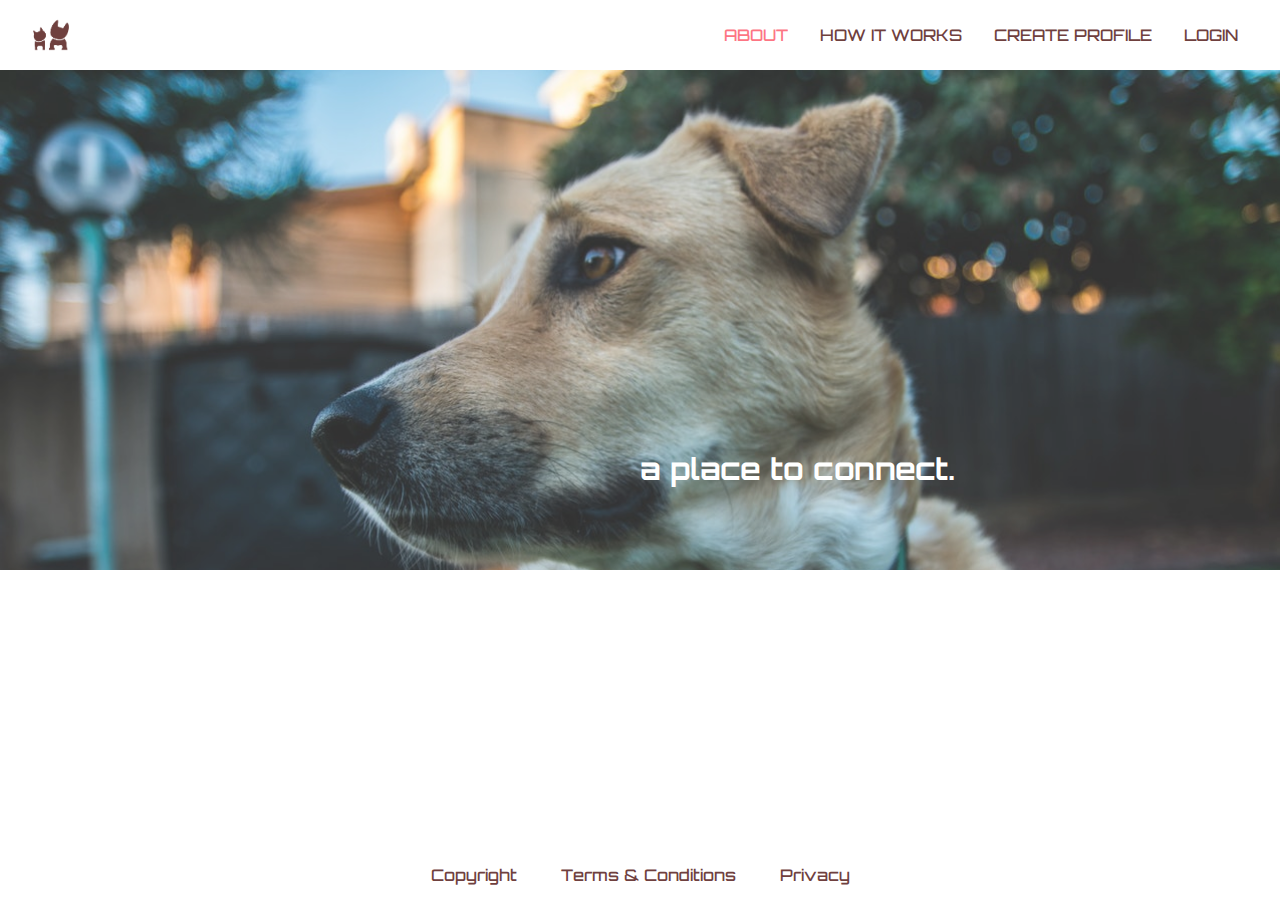
<file: DDT/about.html>
<!DOCTYPE html>
<html class = "about-html"lang="en">
<head>
    <meta name="viewport" content="width=device-width, initial-scale=1">
    <title>DOGS DATE TOO!</title>
    <meta charset="UTF-8">
    <link rel="stylesheet" href="stylesheet.css">
    <link rel="stylesheet" href="https://cdnjs.cloudflare.com/ajax/libs/font-awesome/4.7.0/css/font-awesome.min.css">
    <script src="script.js"></script>
</head>
<body onLoad="cookiesAlert()">
  <!-- Nav menu -->
  <!--logo generated and made in adobe.com-->
  
  <header class = "about-header">
    <img class="logo" src="images/logo.png" alt="logo">
    <nav>
      <input id="menu-toggle" type="checkbox" />
      <label class='menu-button-container' for="menu-toggle">
      <div class='menu-button'></div>
      </label>
      <ul class ="nav__links">
          <li><a class = "active" href = "about.html">ABOUT</a></li>
          <li><a href = "howitworks.html">HOW IT WORKS</a></li>
          <li><a href = "createprofile.html" id = "cta">CREATE PROFILE</a></li>
          <li><a class="cta" href="login.html">LOGIN</a></li>
      </ul>
    </nav>
  </header>
  <!--Main body-->
  <div id="landing">
    <div class="slide">
      <img src = "images/slide1.jpg">
      <div class = "para">
        <p style = "color: white">a place to connect.</p>
      </div>
    </div>
  </div>
</body>
<div id="cookieNotice" class="light display-right" style="display: none;">
  <div id="closeIcon" style="display: none;"></div>
  <div class="title-wrap">
      <h4>Cookie Consent</h4>
  </div>
</div>
  <!--Footer-->
  <footer>
    <ul class = "footer-links">
      <li><a href = "coming.html">Copyright</a></li>
      <li><a href = "coming.html">Terms & Conditions</a></li>
      <li><a href = "coming.html">Privacy</a></li>
    </ul>
  </footer>
</html>
</file>
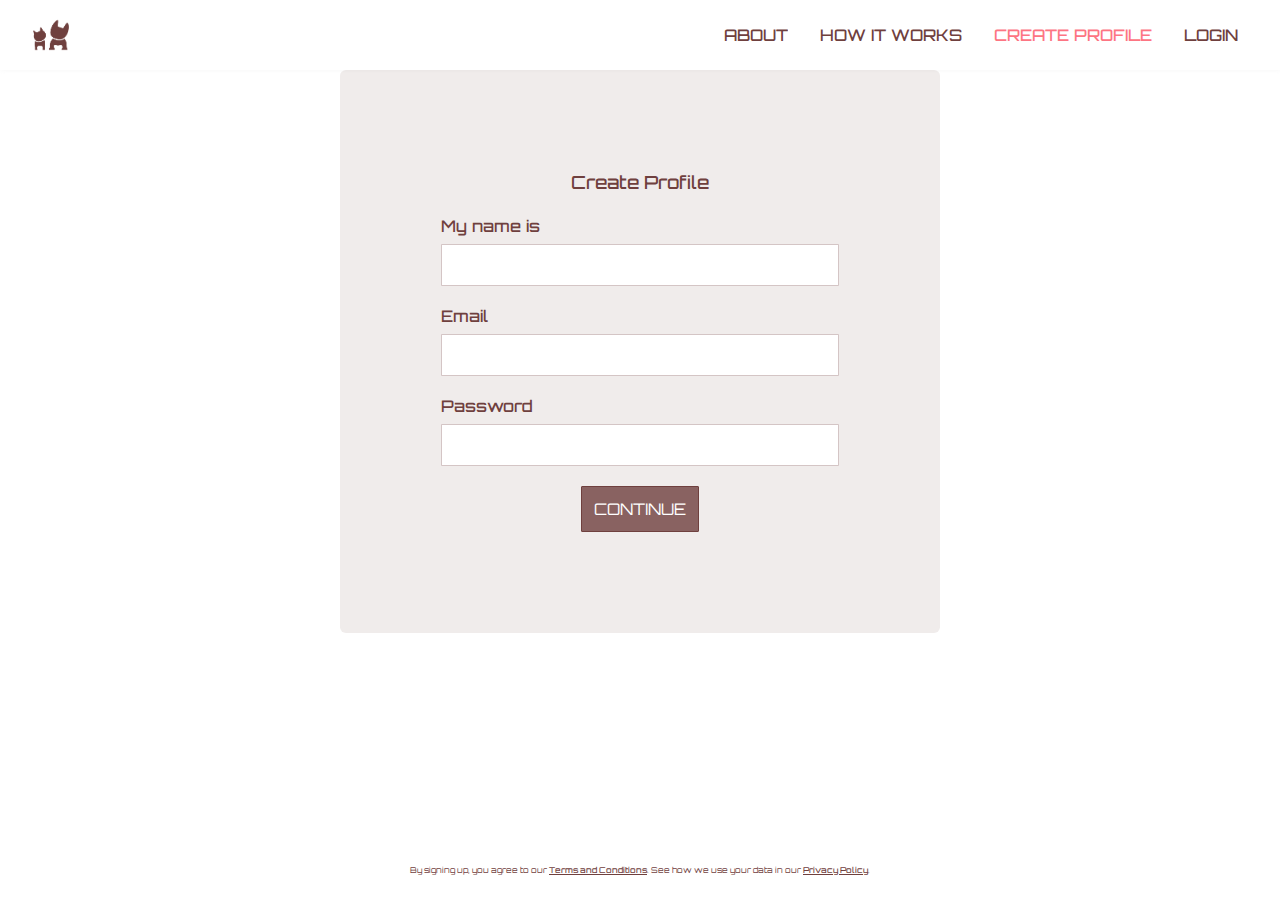
<file: DDT/createprofile.html>
<!DOCTYPE html>
<html class = "createprofile-html" lang="en">
<head>
    <meta name="viewport" content="width=device-width, initial-scale=1">
    <title>DOGS DATE TOO!</title>
    <meta charset="UTF-8">
    <link rel="stylesheet" href="stylesheet.css">
    <link rel="stylesheet" href="https://cdnjs.cloudflare.com/ajax/libs/font-awesome/4.7.0/css/font-awesome.min.css">
    <script src="script.js"></script>
</head>
<body>
  <!-- Nav menu -->
  <header class = "about-header">
    <img class="logo" src="images/logo.png" alt="logo">
    <nav>
      <input id="menu-toggle" type="checkbox" />
      <label class='menu-button-container' for="menu-toggle">
      <div class='menu-button'></div>
      </label>
      <ul class ="nav__links">
          <li><a href = "about.html">ABOUT</a></li>
          <li><a href = "howitworks.html">HOW IT WORKS</a></li>
          <li><a class = "active" href = "createprofile.html" id = "cta">CREATE PROFILE</a></li>
          <li><a class="cta" href="login.html">LOGIN</a></li>
      </ul>
    </nav>
  </header>
  <main>
  <div class="form-container">
      <div class="form-header">
          Create Profile
      </div>
      <form id = "create" action="action.php">
          <div class="form-label" >
              My name is
          </div>
          <input type="text" name = "fname" class="form-control">
          <div class="form-label">
              Email
          </div>
          <input type="text" name = "email" class="form-control">
          <div class="form-label">
              Password
          </div>
          <input type="password" name = "password" class="form-control">
          <button onclick="myFunction()" value = "CONTINUE" class="form-button">CONTINUE</button>
      </form>
  </div>

</body>
</html>
    </main>
    <footer class = "createprofile-footer">
      <p>By signing up, you agree to our <a href =coming.html style = "font-size: 8px; text-decoration: underline;">Terms and Conditions</a>. See how we use your data in our <a href = "coming.html" style = "font-size: 8px; text-decoration: underline;">Privacy Policy</a>.</p>
    </footer>
</body>
</html>
</file>
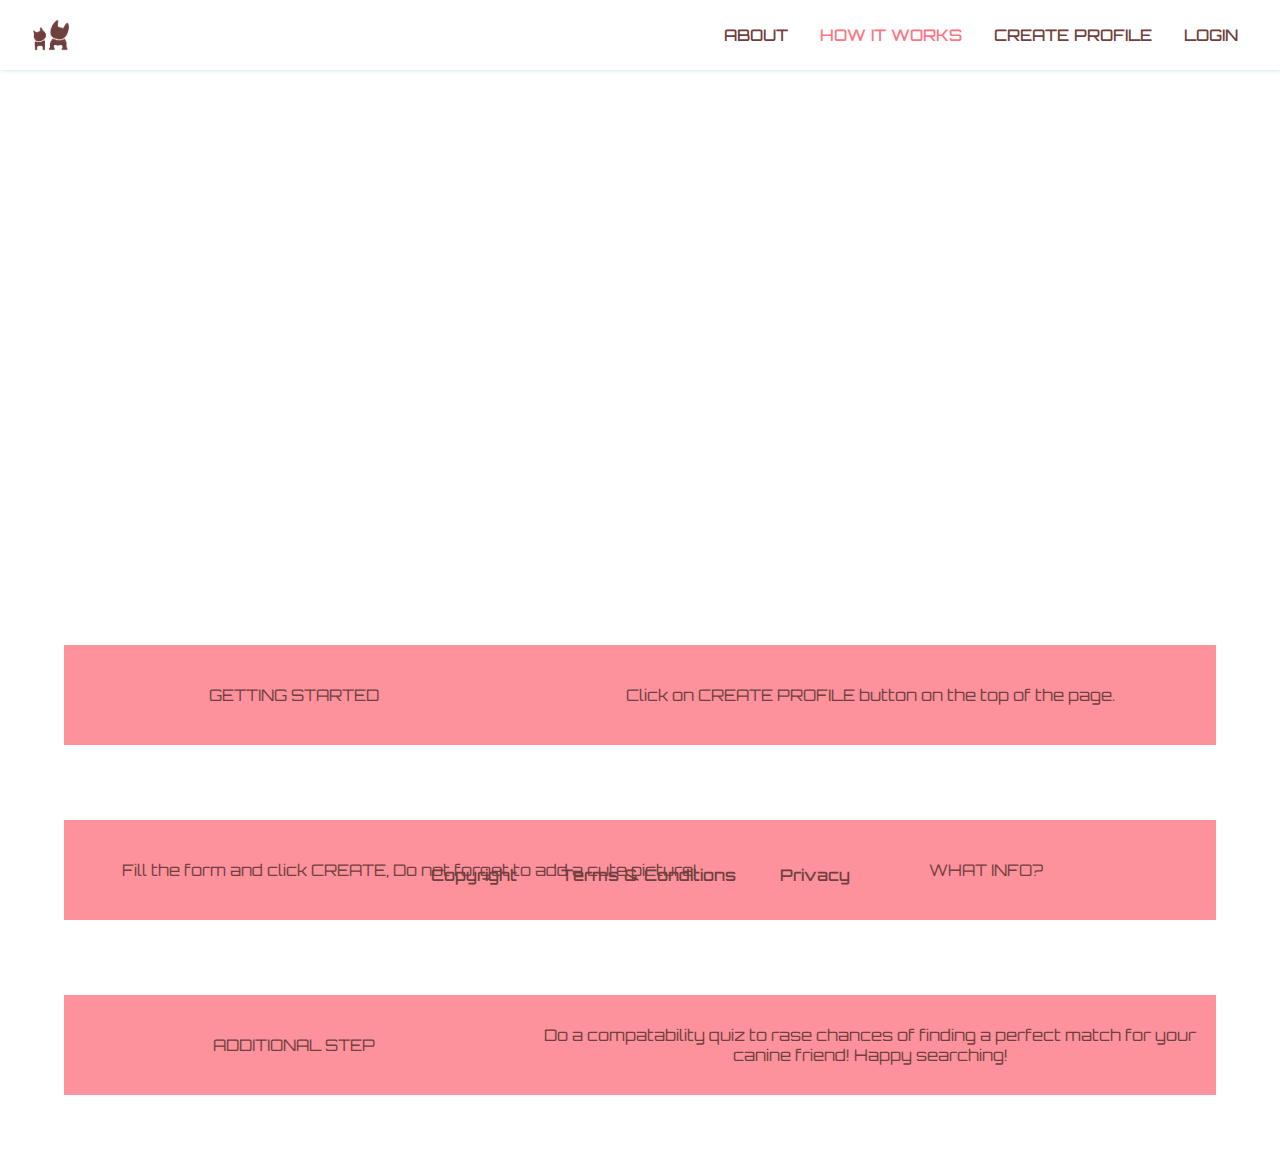
<file: DDT/howitworks.html>
<!DOCTYPE html>
<html class = "howitworks-html" lang="en">
<head>
    <meta name="viewport" content="width=device-width, initial-scale=1">
    <title>DOGS DATE TOO!</title>
    <meta charset="UTF-8">
    <link rel="stylesheet" href="stylesheet.css">
    <link rel="stylesheet" href="https://cdnjs.cloudflare.com/ajax/libs/font-awesome/4.7.0/css/font-awesome.min.css">
    <script src="script.js"></script>
</head>
<body>
<!-- Nav menu -->
<header class = "header">
    <img class="logo" src="images/logo.png" alt="logo">
    <nav>
      <input id="menu-toggle" type="checkbox" />
      <label class='menu-button-container' for="menu-toggle">
      <div class='menu-button'></div>
      </label>
      <ul class ="nav__links">
          <li><a href = "about.html">ABOUT</a></li>
          <li><a class = "active" href = "howitworks.html">HOW IT WORKS</a></li>
          <li><a href = "createprofile.html" id = "cta">CREATE PROFILE</a></li>
          <li><a class="cta" href="login.html">LOGIN</a></li>
      </ul>
    </nav>
</header>
    <main>
        <section class = "section-wrapper">
            <div class = "steps-container">
                <div id = "one">
                    <div id = "step-one">
                        GETTING STARTED
                    </div>
                    <div id = "step-one-explanation">
                        Click on CREATE PROFILE button on the top of the page.
                    </div>
                </div>
                <div id = "two">
                    <div id = "step-two-explanation">
                        <p>Fill the form and click CREATE, Do not forget to add a cute picture!</p>
                    </div>
                    <div id = "step-two">
                        WHAT INFO?
                    </div>
                </div>
                <div id = "three">
                    <div id = "step-three">
                        ADDITIONAL STEP
                    </div>
                    <div id = "step-three-explanation">
                        <p>Do a compatability quiz to rase chances of finding a perfect match for your canine friend! Happy searching!</p>
                    </div>
                </div>
            </div>
        </section>
    </main>
    <footer>
      <ul class = "footer-links">
        <li><a href = "copyright.html">Copyright</a></li>
        <li><a href = "terms.html">Terms & Conditions</a></li>
        <li><a href = "privacy.html">Privacy</a></li>
      </ul>
    </footer>
</body>
</html>
</file>
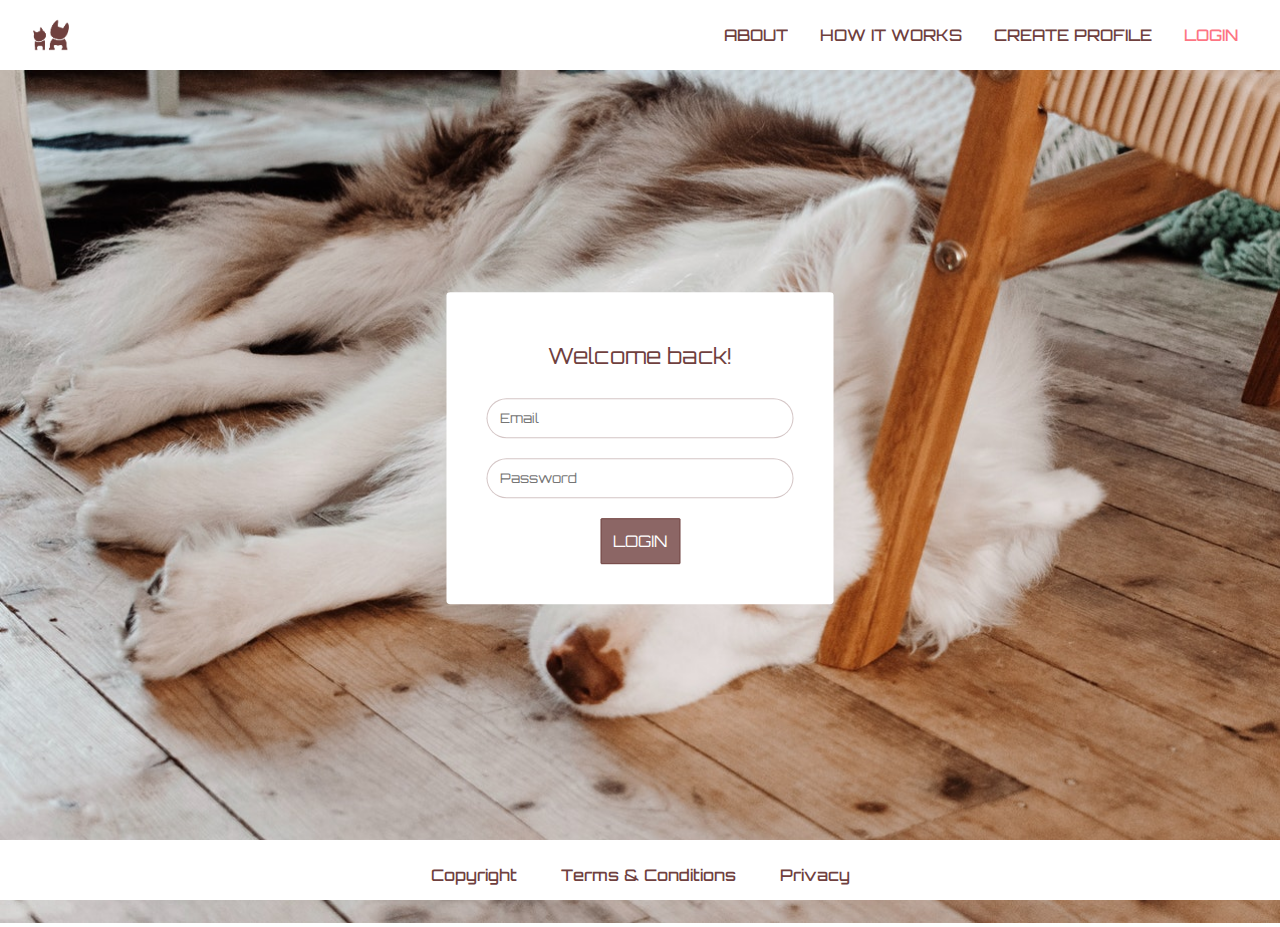
<file: DDT/login.html>
<!DOCTYPE html>
<html class = "login-html" lang="en">
<head>
    <meta name="viewport" content="width=device-width, initial-scale=1">
    <title>DOGS DATE TOO!</title>
    <meta charset="UTF-8">
    <link rel="stylesheet" href="stylesheet.css">
    <link href="https://fonts.googleapis.com/icon?family=Material+Icons" rel="stylesheet">
    <script src="script.js"></script>
</head>
<body>
<!-- Nav menu -->
<header class = "header">
  <img class="logo" src="images/logo.png" alt="logo">
  <nav>
    <input id="menu-toggle" type="checkbox" />
    <label class='menu-button-container' for="menu-toggle">
    <div class='menu-button'></div>
    </label>
    <ul class ="nav__links">
        <li><a href = "about.html">ABOUT</a></li>
        <li><a href = "howitworks.html">HOW IT WORKS</a></li>
        <li><a href = "createprofile.html" id = "cta">CREATE PROFILE</a></li>
        <li><a class="active" href="login.html">LOGIN</a></li>
    </ul>
  </nav>
</header>
<div id="landing-login">
  <div class="coverslide">
    <img src = "images/slide2.jpg">
    <div class = "form">
      <form id = "create" action="action.php">
        <label for="" aria-hidden="true">Welcome back!</label>
        <input class = "input-login" type="email" name="email" placeholder="Email" required="">
        <input class = "input-login" type="password" name="pswd" placeholder="Password" required="">
        <button onclick="myFunction()" value = "CONTINUE" class="form-button">LOGIN</button>
      </form>
    </div>
  </div>
</div> 
<footer class = "login-footer">
  <ul class = "footer-links">
    <li><a href = "coming.html">Copyright</a></li>
    <li><a href = "coming.html">Terms & Conditions</a></li>
    <li><a href = "coming.html">Privacy</a></li>
  </ul>
</footer>
</body>
</html>
</file>
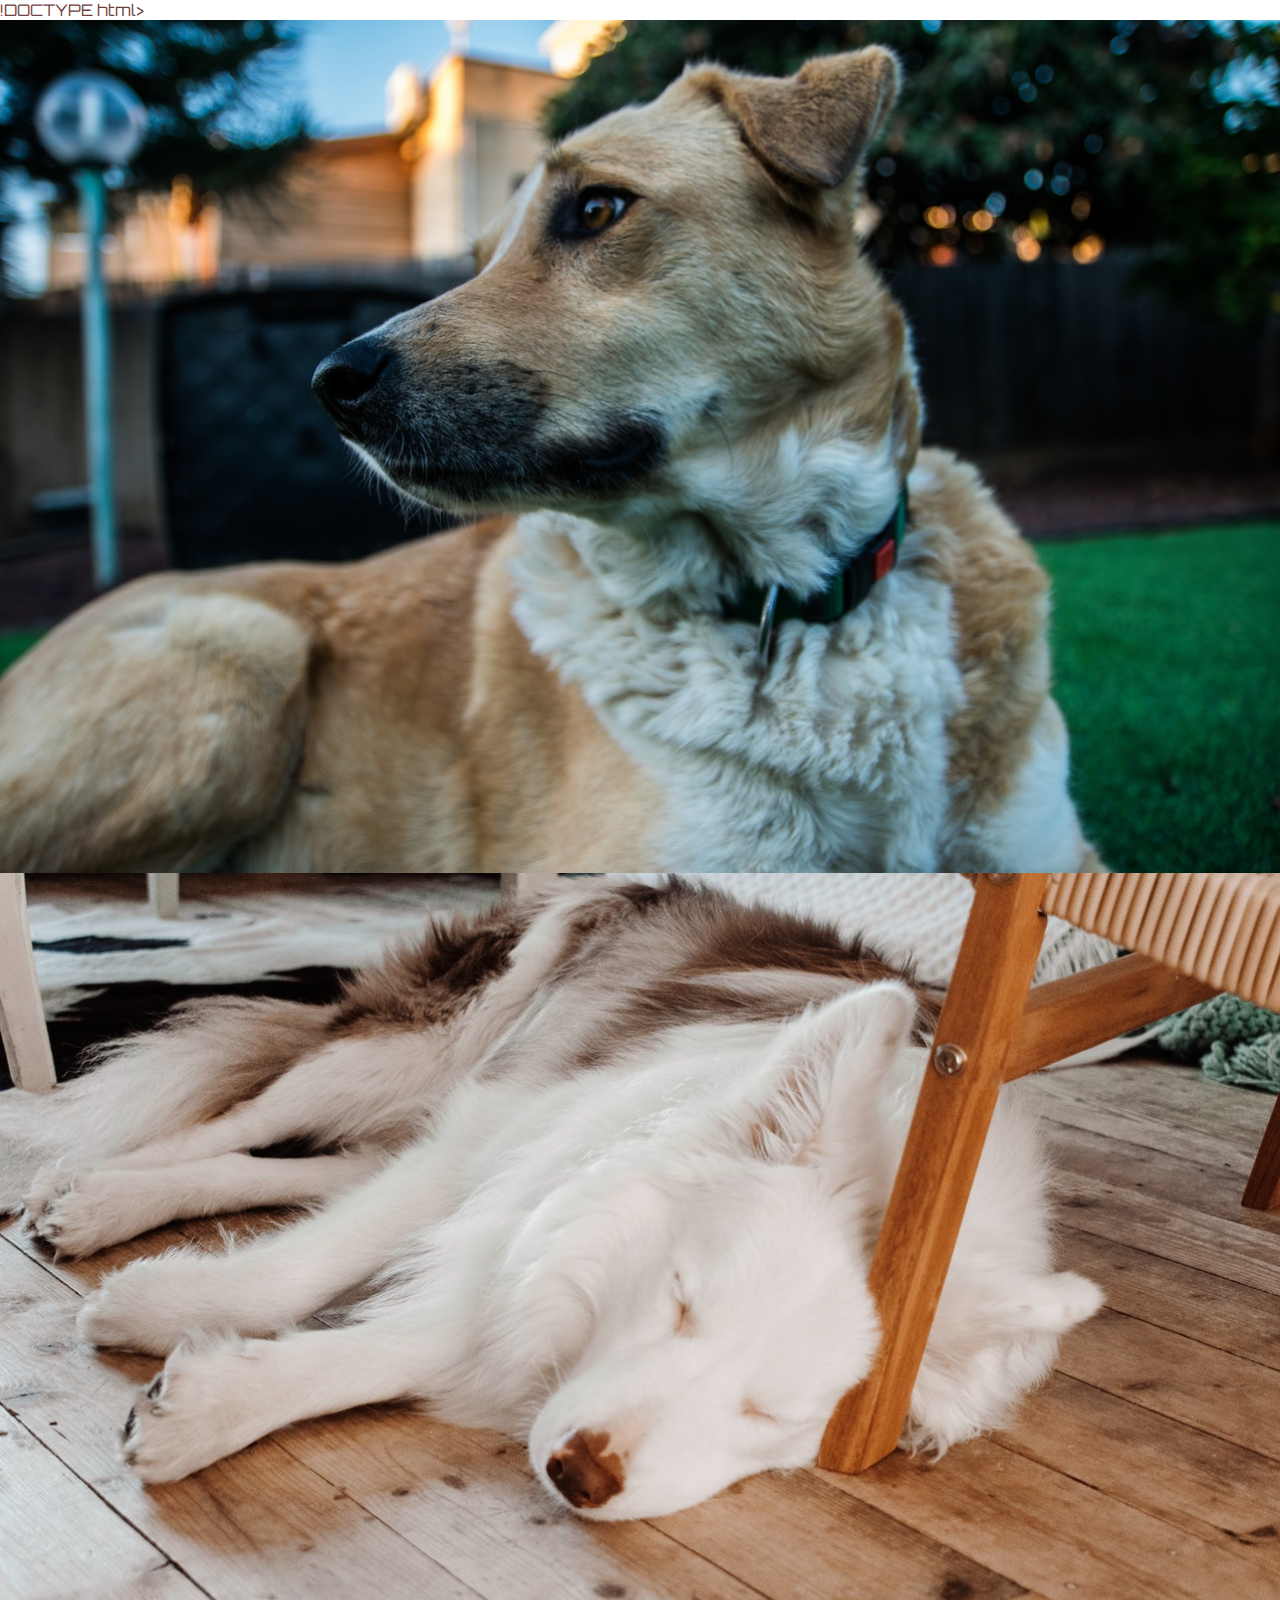
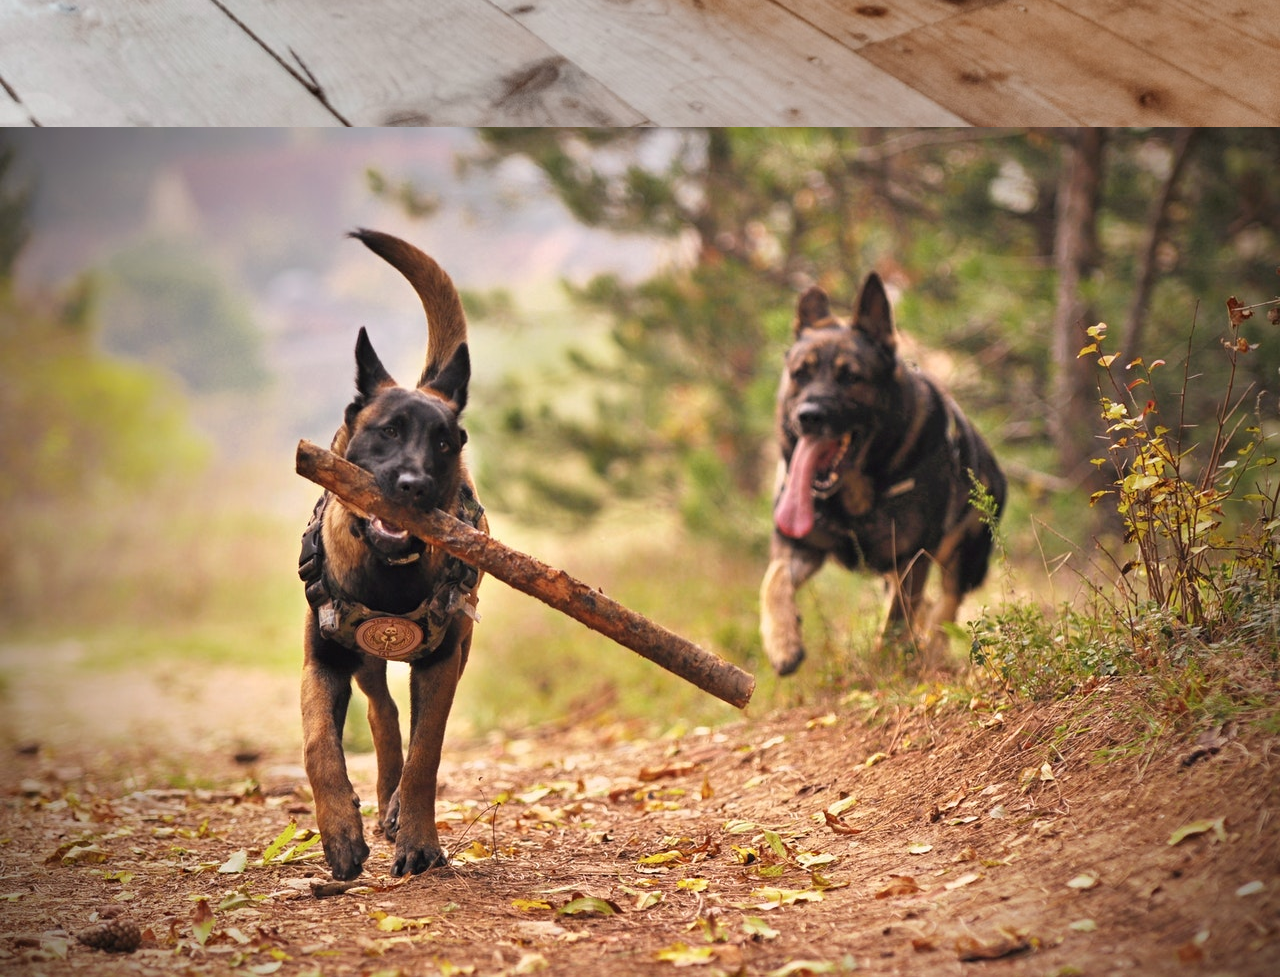
<file: DDT/test.html>
!DOCTYPE html>
<html lang="en">
<head>
    <meta name="viewport" content="width=device-width, initial-scale=1">
    <title>DOGS DATE TOO!</title>
    <meta charset="UTF-8">
    <link rel="stylesheet" href="stylesheet.css">
    <link rel="stylesheet" href="https://cdnjs.cloudflare.com/ajax/libs/font-awesome/4.7.0/css/font-awesome.min.css">
    <script src="script.js"></script>
</head>
<body>

    <div id="slideshow">
        <div class="slide">
            <img src="images/slide1.jpg" />
        </div>
        <div class="slide">
            <img src="images/slide2.jpg" />
        </div>
        <div class="slide">
            <img src="images/slide3.jpg" />
        </div>
    </div>
</body>
</html>
</file>
<file: DDT/stylesheet.css>
/**----ALL-----**/
@import url('https://fonts.googleapis.com/css2?family=Orbitron&display=swap');


*{
    font-family: 'Orbitron', sans-serif;
    box-sizing: border-box;
    margin: 0;
    padding:0;
    color: #6f403e;
}
body {
    height: 100%;
    margin: 0;
    background-color: white;
}

li, a{
    font-family: 'Orbitron', sans-serif;
    font-weight: 500;
    font-size: 16px;
    text-decoration: none;
}

header {
    display:flex;
    flex-direction: row;
    z-index: 2;
    justify-content: space-between;
    align-items: center;
    padding: 10px 2%;
    box-shadow: 1px 0.1px 5px lightblue;
}

button {
    font-size: 16px;
}

/**---NAVIGATION---*/
.logo {
    width: 50px;
    cursor: pointer;
    display: flex;
    height:auto;
    text-align: center;
}

.nav__links{
    list-style: none;
    display: flex;
    margin: 0;
    padding: 0;
}

.nav__links > li {
    margin: 0 1rem;
    overflow: hidden;
}
#menu-toggle {
    display: none;
}

.menu-button-container {
    display: none;
    height: 100%;
    width: 30px;
    cursor: pointer;
    flex-direction: column;
    justify-content: center;
    align-items: center;
}
  
.menu-button,
.menu-button::before,
.menu-button::after {
    display: block;
    background-color: rgb(118, 61, 61);
    position: absolute;
    height: 4px;
    width: 30px;
    transition: transform 400ms cubic-bezier(0.23, 1, 0.32, 1);
    border-radius: 2px;
}

.menu-button::before {
    content: '';
    margin-top: -8px;
}
  
  .menu-button::after {
    content: '';
    margin-top: 8px;
  }
  
  #menu-toggle:checked + .menu-button-container .menu-button::before {
    margin-top: 0px;
    transform: rotate(405deg);
  }
  
  #menu-toggle:checked + .menu-button-container .menu-button {
    background: rgba(255, 255, 255, 0);
  }
  
#menu-toggle:checked + .menu-button-container .menu-button::after {
    margin-top: 0px;
    transform: rotate(-405deg);
}

.nav__links li{
    display: block;
    padding: 12 20px;
}

.nav__links li a{
    transition: all 0.3s ease 0s;
    color: rgb(111, 64, 62)
}

.nav__links li a:hover{
    color: rgb(111, 64, 62,0.5);
    transition: all 0.3s ease 0s;
    text-decoration: none;
}

.nav__links li a.active {
    border-bottom: 1px solid rgb(253, 117, 131,0.1);
    color: rgb(253, 117, 131);
    border-bottom-width: 0.15em;
}


/**----ABOUT-----**/
.about-html {
    background-color: rgb(255,255,255,1);
}

.about-header {
    display:flex;
    z-index: 1;
    justify-content: space-between;
    align-items: center;
    padding: 10px 2%;
    box-shadow: 1px 0.1px 5px rgb(240,240,240,0.8);
}

#landing {
    width: 100%;
    height: 500px;
    overflow: hidden;
    background-color: #ffffff;
    opacity: 0.8;
}

.slide img {
    width: 100%;
    height: auto;
    position: relative;
    text-align: center; 
 }

 .slide .para {
    position: absolute;
    top: 50%;
    left: 50%;
    color: white;
    font-weight: bold;
    text-align: center;
    font-size: 30px;
 }
    
.slide {
    width: 100%;
}

/*-----HOW IT WORKS-----*/
.howitworks-header {
    display:flex;
    z-index: 1;
    justify-content: space-between;
    align-items: center;
    padding: 10px 2%;
    box-shadow: 1px 0.1px 5px rgb(240,240,240, 0.8);
}

.steps-container {
    position:relative;
    top:500px;
    display: flex;
    flex:auto;
    justify-content: space-evenly;
    height: 600px;
    width: 100%;
    align-items: center;
    text-align : center;
    flex-direction: column;
    -webkit-animation-duration:2s;
    -moz-animation-duration:2s;
    animation-duration:2s;
    -webkit-animation-name:float-up;
    -moz-animation-name:float-up;
    animation-name:float-up;
    -webkit-animation-iteration-count:1;
    -moz-animation-iteration-count:1;
    animation-iteration-count:1;
    -webkit-animation-timing-function:ease-out;
    -moz-animation-timing-function:ease-out;
    animation-timing-function:ease-out;
    -webkit-animation-fill-mode:forwards;
    -moz-animation-fill-mode:forwards;
    animation-fill-mode:forwards;
}

.steps-container #one {
    display: flex;
    background: rgb(253, 117, 131,0.8);
    height: 100px;
    width: 90%;
    align-items: center;
    text-align: center;
}

.steps-container #two {
    display: flex;
    background: rgb(253, 117, 131,0.8);
    height: 100px;
    width: 90%;
    align-items: center;
    text-align: center;
}
.steps-container #three {
    display: flex;
    background: rgb(253, 117, 131,0.8);
    height: 100px;
    width: 90%;
    align-items: center;
    text-align: center;
}

.steps-container #step-one {
    display:flex;
    justify-content: center;
    width:40%;
    height:100%;
    align-items: center;
}
.steps-container #step-two {
    display:flex;
    justify-content: center;
    align-items: center;
    width:40%;
    height:100%;
}
.steps-container #step-three {
    display:flex;
    justify-content: center;
    align-items: center;
    width:40%;
    height:100%;
}
.steps-container #step-one-explanation {
    display: flex;
    justify-content: center;
    width:60%;
    height:100%;
    align-items: center;
}
.steps-container #step-two-explanation {
    display: flex;
    justify-content: center;
    width:60%;
    height:100%;
    align-items: center;
}
.steps-container #step-three-explanation {
    display: flex;
    justify-content: center;
    align-items: center;
    width:60%;
    height:100%;
}


/*---CREATE PROFILE--*/
.createprofile-header {
    display:flex;
    z-index: 1;
    justify-content: space-between;
    align-items: center;
    padding: 10px 2%;
    box-shadow: 1px 0.1px 5px rgba(240, 240, 240, 0.8);
}

.form-container {
    background-color: rgb(111, 64, 62,0.1);
    border: 1px solid rgb(111, 64, 62,0);
    border-radius: 1%;
    padding: 100px;
    max-width: 600px;
    margin: auto;
    text-align: center;
}

.form-header {
    text-align: center;
    color:#6f403e;
    font-size: 18px;
    font-weight: 500;
    margin-bottom: 23px;
}

.form-label {
    color: #6f403e;
    font-weight: 500;
    margin-bottom: 8px;
    display: block;
    text-align: left;
}

.form-control {
    justify-content: center;
    width: 100%;
    padding: 12px;
    border: 0.1px solid rgb(111, 64, 62, 0.3);
    border-radius: 1px;
    box-sizing: border-box;
    margin-bottom: 20px;
}

.form-button {
    background-color: rgb(111, 64, 62,0.8);
    color: #fff;
    padding: 12px;
    border: 1px solid #6f403e;
    border-radius: 1px;
    cursor: progress;
}

.form-button:hover {
    background: #6f4010;
    border: 1px solid #6f403e;
    color: #6f403e;
}

.createprofile-footer {
    font-size: 8px;
    color: rgb(111, 64, 62,1);
}

/*-----LOGIN-----*/
.login-html{
    background-color: #ffffff;
}

.login-header {
    display:flex;
    z-index: 2;
    justify-content: space-between;
    align-items: center;
    padding: 10px 2%;
    box-shadow: 1px 0.1px 5px rgba(240, 240, 240, 0.8);
}

label{
	color: #ffffff;
	font-size: 2.3em;
	justify-content: center;
	display: flex;
	margin: 0;
	transition: .5s ease-in-out;
}

.input-login {
	width: 100%;
	height: 40px;
	background-color: rgb(255, 255, 255);
	justify-content: center;
	display: flex;
	margin: 20px auto;
	padding: 12px;
	outline: none;
    border: 0.1px solid rgb(111, 64, 62, 0.3);
    border-radius: 50px;
    margin-bottom: 20px;
}

.button-login{
	height: 40px;
	margin: 20px auto;
	justify-content: center;
	display: block;
	color: white;
	background-color: rgb(111, 64, 62,0.8);
	font-size: 1em;
	margin-top: 20px;
	outline: none;
	border: 1px solid rgb(111, 64, 62,0.8);
	border-radius: 50px;
    padding:12px;
	transition: .2s ease-in;
	cursor: pointer;
}

.button-login:hover{
	background: rgb(240, 105, 117,0.8);
    border: 1px solid #6f403e;
    color: #6f403e;
}


.coverslide img {
    width: 100%;
    height: auto;
    position: relative;
    text-align: center; 
 }
 
.coverslide .form {
    margin: 0;
    position: absolute;
    top: 55%;
    left: 50%;
    -ms-transform: translate(-50%, -50%);
    transform: translate(-50%, -65%);
}
.form{
    display: flex;
    background-color: rgba(255, 255, 255);
    border-radius: 1%;
    padding: 40px;
    max-width: 100%;
    height: inherit;
    margin: 0;
    z-index: 1;
    text-align: center;
}
.form label{
	color:#6f403e;
	transform: scale(.6);
}
#chk{
	display: none;
}

#chk:checked ~ .form{
	transform: translateY(-500px);
}
#chk:checked ~ .form label{
	transform: scale(1);	
}

/**-----FOOTER-----**/
footer {
    position:absolute;
    bottom:0;
    width:100%;
    height:60px;
    padding: 25px;
    list-style: none;
    text-align: center;
}

.footer-links li {
    color: #6f403e;
    display: inline-block;
    padding: 0 20px;
    justify-content: space-evenly;
}
.footer-links li a:hover{
    color: rgb(111, 64, 62);
    transition: all 0.3s ease 0s;
    border-bottom: 1px solid rgb(111, 64, 62);
    border-bottom-width: 0.15em;
}

.login-footer{
    position: fixed;
    bottom:0;
    background-color: rgb(255, 255, 255);
    color: rgb(111, 64, 62,1);
}

/* COMING SOON*/
.bgimg {
    background-image: url('/w3images/forestbridge.jpg');
    height: 100%;
    background-position: center;
    background-size: cover;
    position: relative;
    color: white;
    font-family: "Courier New", Courier, monospace;
    font-size: 25px;
}
  
.topleft {
    position: absolute;
    top: 0;
    left: 16px;
}
  
.bottomleft {
    position: absolute;
    bottom: 0;
    left: 16px;
}
  
.middle {
    position: absolute;
    top: 50%;
    left: 50%;
    transform: translate(-50%, -50%);
    text-align: center;
}


/**-----KEYFRAMES for animations-----**/
@keyframes float-up {
    0% {
        top:600;
        opacity:0;
    }
    25% {
        opacity:1;
    }
    35% {
        top:-20px;
    }
    100% {
        top:10px;
    }
}

@-moz-keyframes float-up {
    0% {
        top:600px;
        opacity:0;
    }
    25% {
        opacity:1;
    }
    35% {
        top:-20;
    }
    100% {
        top:10;
    }
}

/**-----MEDIA-----**/
/* Extra small devices (phones, 600px and down) */
@media only screen and (max-width: 600px) {
    .menu-button-container {
        display: flex;
        margin: 0;
      }
  
      .nav__links li a {
          color: white;
      }
  
      .nav__links li a.active {
          color: white;
      }
  
      .nav__links {
          z-index: 2;
        position: absolute;
        top: 0;
        margin-top: 55px;
        left: 0;
        flex-direction: column;
        width: 100%;
        justify-content: center;
        align-items: center;
      }
      
      .nav__links li a:hover {
          color:rgba(255, 255, 255, 0.5)
      }
      #menu-toggle ~ .nav__links li {
        height: 0;
        margin: 0;
        padding: 0;
        color: white;
        border: 0;
        transition: height 400ms cubic-bezier(0.23, 1, 0.32, 1);
      }
      #menu-toggle:checked ~ .nav__links li {
        border: 1px solid rgb(110, 60, 60,1);
        height: 2.5em;
        padding: 0.5em;
        transition: height 400ms cubic-bezier(0.23, 1, 0.32, 1);
      }
  
  #menu-toggle:checked ~ .nav__links li {
      border: 1px solid rgb(110, 60, 60,1);
      height: 2.5em;
      padding: 0.5em;
      transition: height 400ms cubic-bezier(0.23, 1, 0.32, 1);
  }
  
  .nav__links > li {
      display: flex;
      justify-content: center;
      margin: 0;
      padding: 0.5em 0;
      width: 100%;
      color: white;
      background-color: rgb(111, 64, 62,1);
  }
  .cta{
      display:flex;
      justify-content: space-between;
      align-items: center;
  }
  
  .nav__links > li:not(:last-child) {
      border-bottom: 1px solid #6f403e;
          
      }
  }

/* Small devices (portrait tablets and large phones, 600px and up) */
@media only screen and (min-width: 600px) {
   
  }


/* Medium devices (landscape tablets, 768px and up) */
@media only screen and (min-width: 768px) {

} 

/* Large devices (laptops/desktops, 992px and up) */
@media only screen and (min-width: 992px) {
    
} 

/* Extra large devices (large laptops and desktops, 1200px and up) */
@media only screen and (min-width: 1200px) {
    
}

/* Start by setting display:none to make this hidden.
   Then we position it in relation to the viewport window
   with position:fixed. Width, height, top and left speak
   for themselves. Background we set to 80% white with
   our animation centered, and no-repeating */
   .modal {
    display:    none;
    position:   fixed;
    z-index:    1000;
    top:        0;
    left:       0;
    height:     100%;
    width:      100%;
    background: rgba( 255, 255, 255, .8 ) 
                url('http://i.stack.imgur.com/FhHRx.gif') 
                50% 50% 
                no-repeat;
}

/* When the body has the loading class, we turn
   the scrollbar off with overflow:hidden */
body.loading .modal {
    overflow: hidden;   
}

/* Anytime the body has the loading class, our
   modal element will be visible */
body.loading .modal {
    display: block;
}
</file>
